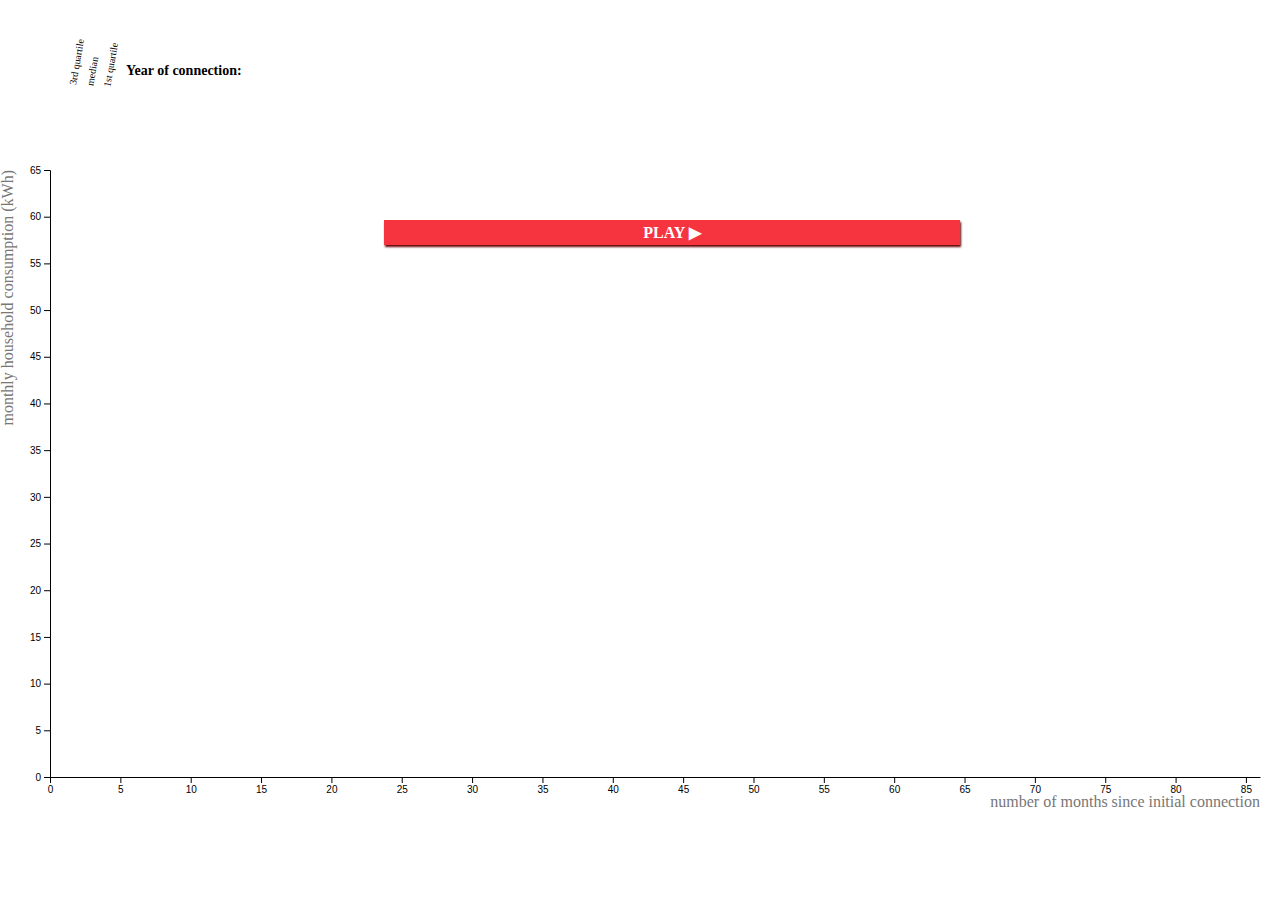
<file: index.html>
<!DOCTYPE html>
<html>
<head>
<meta http-equiv="content-type" content="text/html; charset=UTF-8"><meta charset="utf-8">

<script src="js/d3.v5.js"></script>

<link rel="stylesheet" type="text/css" href="css/style.css" />
<link rel="stylesheet" type="text/css" href="https://www.rockefellerfoundation.org/app/themes/rockefeller/assets/dist/css/all.min-1bb36aef.css" />

<script src="js/chart.js"></script>

<style>
line.benchmarkline {stroke: 1px solid black; stroke-dasharray:2}

path.medianLine {stroke: 1px solid black; fill: none;}

path.qLine {stroke: 1px solid #555; fill: none; stroke-dasharray:1}
</style>


</head>
<body>



<!-- 
=======================
embed this HTML from here....
======================= 
-->

	<div id ="chart" style="width: 100%; height: 800px; padding-top: 0px;">	
		
	</div>


	<div id = "clickOverlay" style="
		position: absolute;
    width: 40%; height: auto;
    background-color: #F6343F;
    box-shadow: 1px 2px 2px rgb(100,0,0);
   	

    color: #fff;
    text-align: center;
    top: 220px;
    padding: 0.2em 2.5%;
    margin: 0px 30%;
    cursor: pointer;
    font-size: 16px;
    font-weight: 800; ">
		PLAY ▶
	</div>




</body></html>
</file>
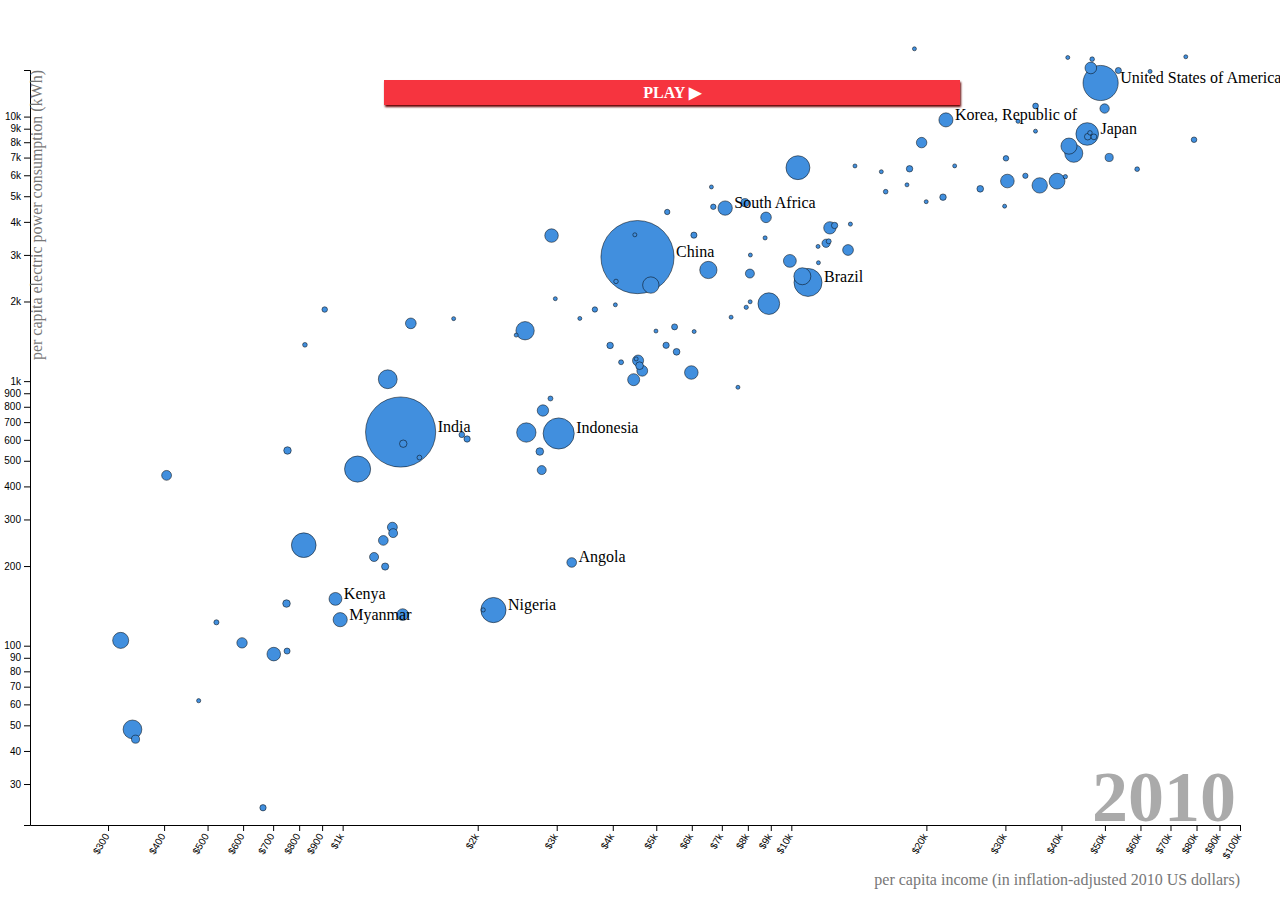
<file: bubblechart.html>
<!DOCTYPE html>
<html>
<head>
<meta http-equiv="content-type" content="text/html; charset=UTF-8"><meta charset="utf-8">

<script src="js/d3.v5.js"></script>

<link rel="stylesheet" type="text/css" href="css/style.css" />
<link rel="stylesheet" type="text/css" href="https://www.rockefellerfoundation.org/app/themes/rockefeller/assets/dist/css/all.min-1bb36aef.css" />

<script src="js/bubblechart.js"></script>

<style>
	body { font-size: 11px; }
	g.nationGroup circle { stroke: #000; stroke-width: 0.5px; }
</style>


</head>
<body>


<div id ="bubbleChart" style="height: 500px; ">	</div>

<div id = "clickOverlay" style="
		position: absolute;
    width: 40%; height: auto;
    background-color: #F6343F;
    box-shadow: 1px 2px 2px rgb(100,0,0);
   	

    color: #fff;
    text-align: center;
    top: 80px;
    padding: 0.2em 2.5%;
    margin: 0px 30%;
    cursor: pointer;
    font-size: 16px;
    font-weight: 800; ">
		PLAY ▶
	</div>




</body></html>
</file>
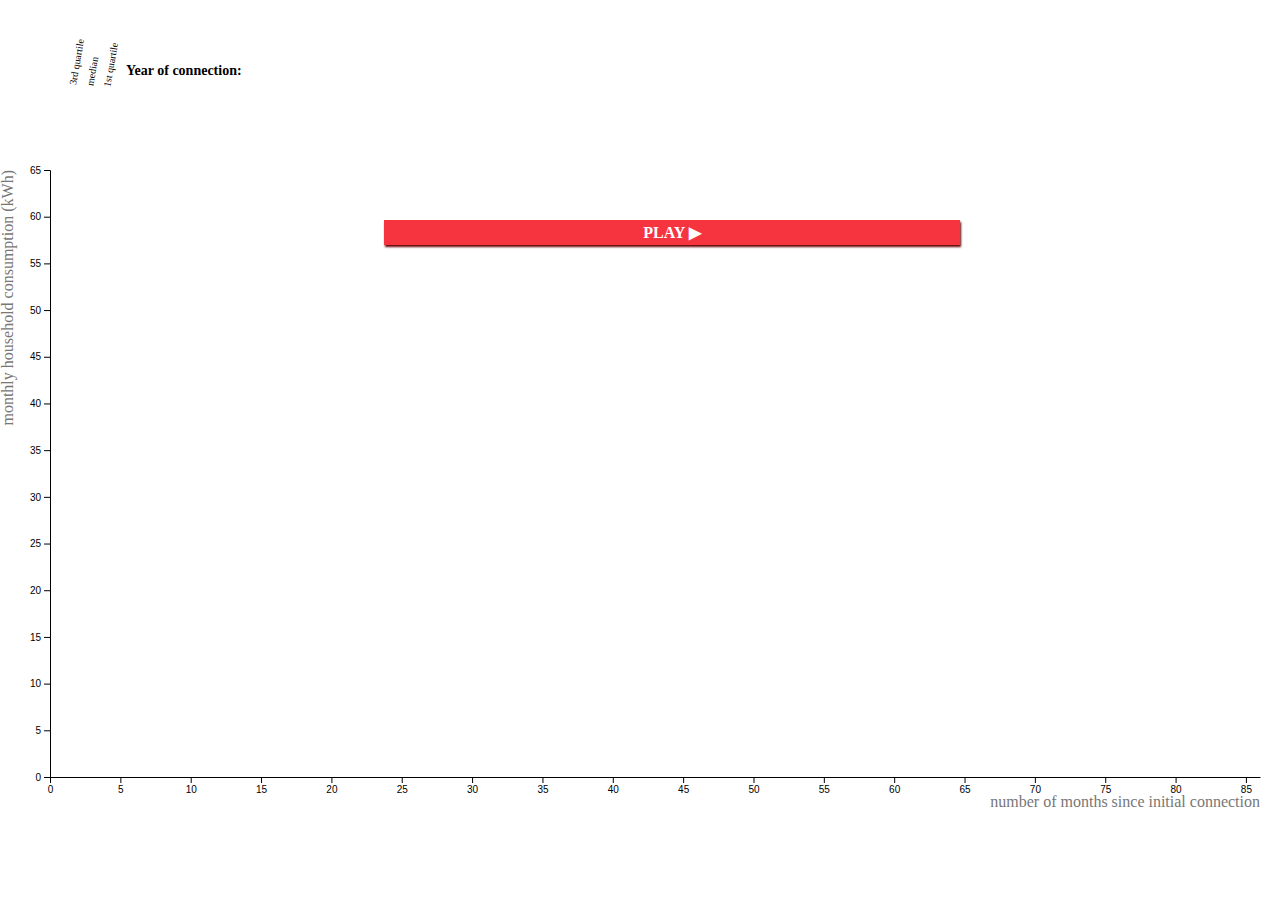
<file: fig7_alt1.html>
<!DOCTYPE html>
<html>
<head>
<meta http-equiv="content-type" content="text/html; charset=UTF-8"><meta charset="utf-8">

<script src="js/d3.v5.js"></script>

<link rel="stylesheet" type="text/css" href="css/style.css" />
<link rel="stylesheet" type="text/css" href="https://www.rockefellerfoundation.org/app/themes/rockefeller/assets/dist/css/all.min-1bb36aef.css" />

<script src="js/chart1.js"></script>

<style>
line.benchmarkline {stroke: 1px solid black; stroke-dasharray:2}

path.medianLine {stroke: 1px solid black; fill: none;}

path.qLine {stroke: 1px solid #555; fill: none; stroke-dasharray:1}
</style>


</head>
<body>



<!-- 
=======================
embed this HTML from here....
======================= 
-->

	<div id ="chart" style="width: 100%; height: 800px; padding-top: 0px;">	
		
	</div>


	<div id = "clickOverlay" style="
		position: absolute;
    width: 40%; height: auto;
    background-color: #F6343F;
    box-shadow: 1px 2px 2px rgb(100,0,0);
   	

    color: #fff;
    text-align: center;
    top: 220px;
    padding: 0.2em 2.5%;
    margin: 0px 30%;
    cursor: pointer;
    font-size: 16px;
    font-weight: 800; ">
		PLAY ▶
	</div>




</body></html>
</file>
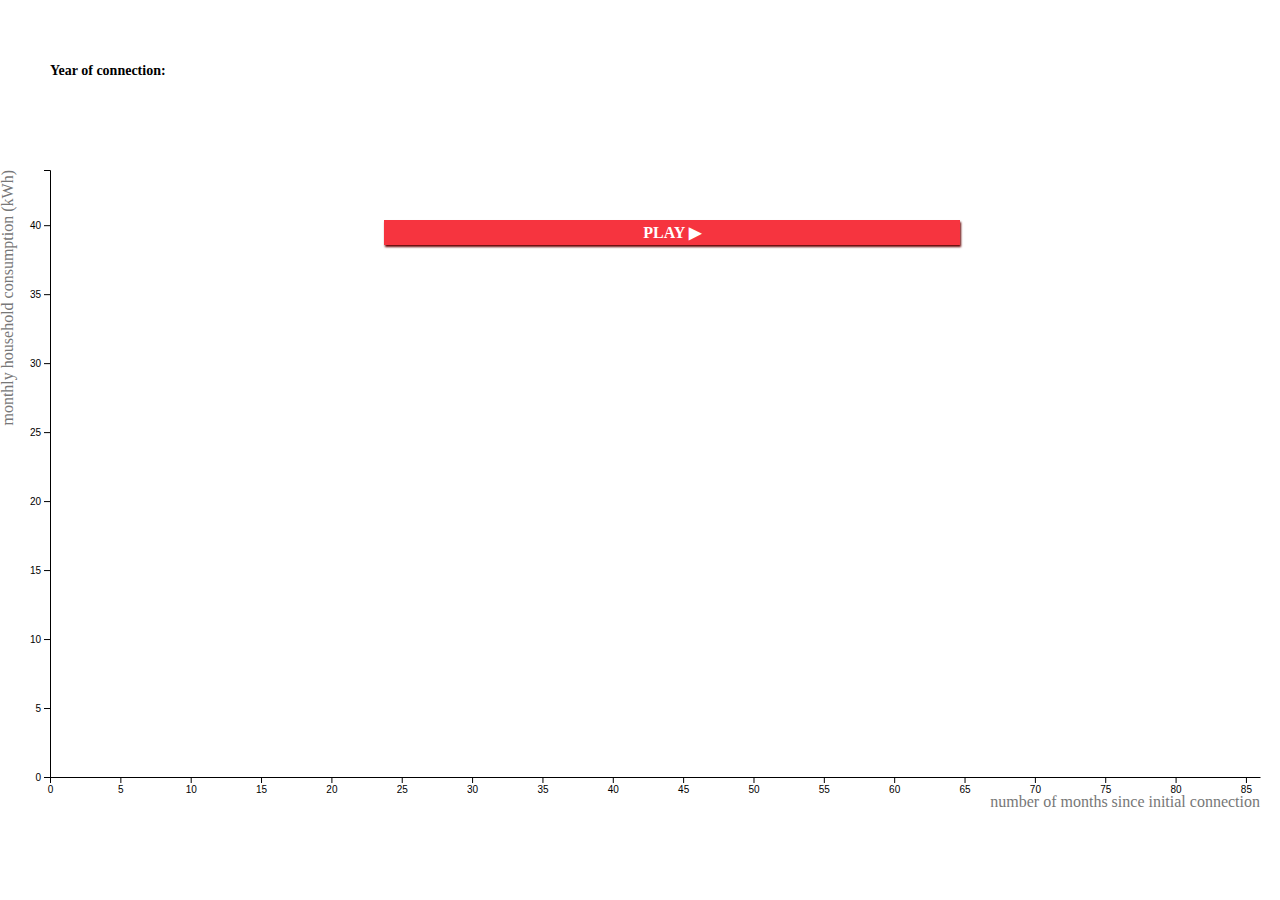
<file: fig7_alt2.html>
<!DOCTYPE html>
<html>
<head>
<meta http-equiv="content-type" content="text/html; charset=UTF-8"><meta charset="utf-8">

<script src="js/d3.v5.js"></script>

<link rel="stylesheet" type="text/css" href="css/style.css" />
<link rel="stylesheet" type="text/css" href="https://www.rockefellerfoundation.org/app/themes/rockefeller/assets/dist/css/all.min-1bb36aef.css" />

<script src="js/chart2.js"></script>

<style>
line.benchmarkline {stroke: 1px solid black; stroke-dasharray:2}

path.medianLine {stroke: 1px solid black; fill: none;}

path.qLine {stroke: 1px solid #555; fill: none; stroke-dasharray:1}
</style>


</head>
<body>



<!-- 
=======================
embed this HTML from here....
======================= 
-->

	<div id ="chart" style="width: 100%; height: 800px; padding-top: 0px;">	
		
	</div>


	<div id = "clickOverlay" style="
		position: absolute;
    width: 40%; height: auto;
    background-color: #F6343F;
    box-shadow: 1px 2px 2px rgb(100,0,0);
   	

    color: #fff;
    text-align: center;
    top: 220px;
    padding: 0.2em 2.5%;
    margin: 0px 30%;
    cursor: pointer;
    font-size: 16px;
    font-weight: 800; ">
		PLAY ▶
	</div>




</body></html>
</file>
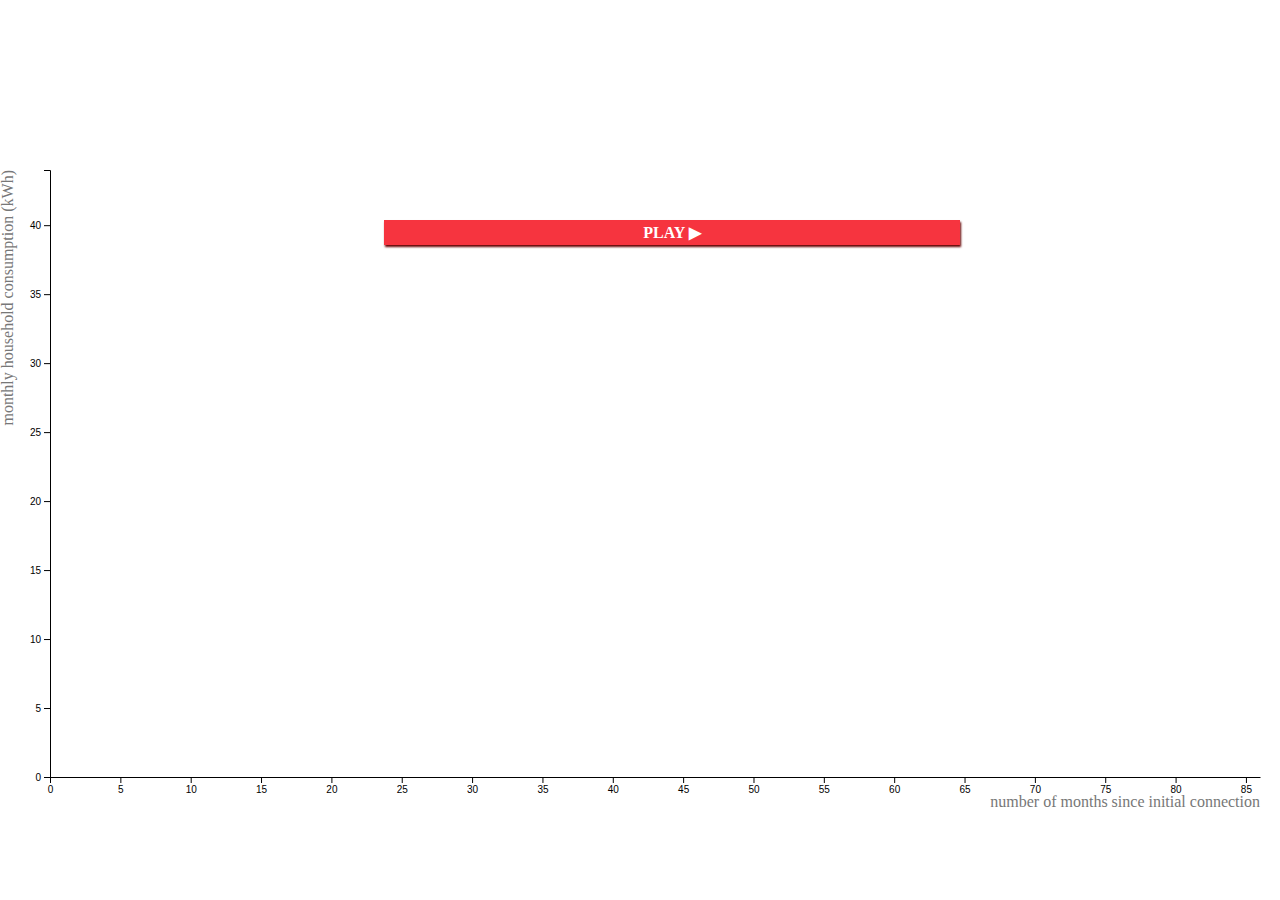
<file: fig7_alt3.html>
<!DOCTYPE html>
<html>
<head>
<meta http-equiv="content-type" content="text/html; charset=UTF-8"><meta charset="utf-8">

<script src="js/d3.v5.js"></script>

<link rel="stylesheet" type="text/css" href="css/style.css" />
<link rel="stylesheet" type="text/css" href="https://www.rockefellerfoundation.org/app/themes/rockefeller/assets/dist/css/all.min-1bb36aef.css" />

<script src="js/chart3.js"></script>

<style>
line.benchmarkline {stroke: 1px solid black; stroke-dasharray:2}

path.medianLine {stroke: 1px solid black; fill: none;}

path.qLine {stroke: 1px solid #555; fill: none; stroke-dasharray:1}
</style>


</head>
<body>



<!-- 
=======================
embed this HTML from here....
======================= 
-->

	<div id ="chart" style="width: 100%; height: 800px; padding-top: 0px;">	
		
	</div>


	<div id = "clickOverlay" style="
		position: absolute;
    width: 40%; height: auto;
    background-color: #F6343F;
    box-shadow: 1px 2px 2px rgb(100,0,0);
   	

    color: #fff;
    text-align: center;
    top: 220px;
    padding: 0.2em 2.5%;
    margin: 0px 30%;
    cursor: pointer;
    font-size: 16px;
    font-weight: 800; ">
		PLAY ▶
	</div>




</body></html>
</file>
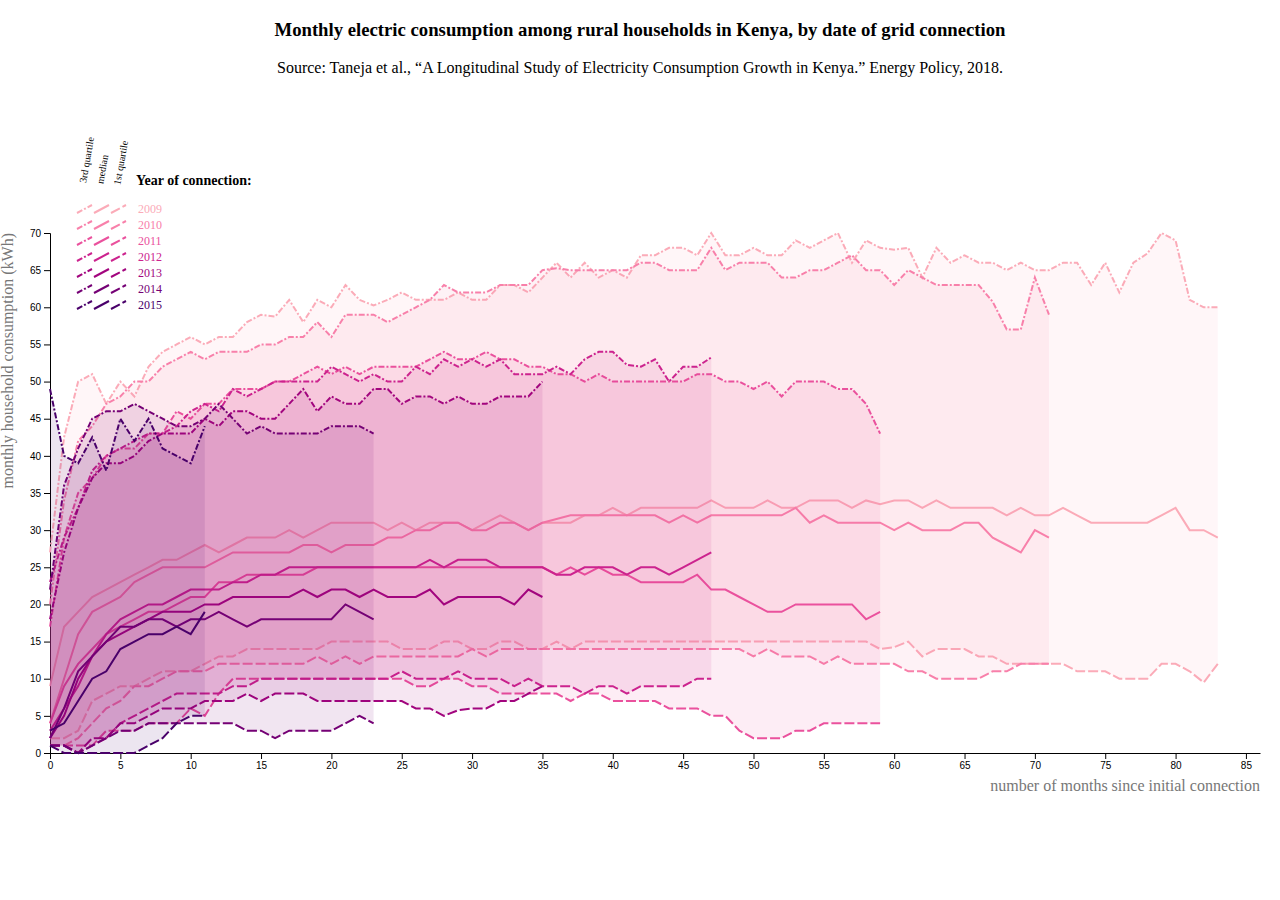
<file: fig7_static.html>
<!DOCTYPE html>
<html>
<head>
<meta http-equiv="content-type" content="text/html; charset=UTF-8"><meta charset="utf-8">

<script src="js/d3.v5.js"></script>

<link rel="stylesheet" type="text/css" href="css/style.css" />

<script src="js/chart_static.js"></script>

<style>
line.benchmarkline {stroke: 1px solid black; stroke-dasharray:2}

path.medianLine {stroke: 1px solid black; fill: none;}

path.qLine {stroke: 1px solid #555; fill: none; stroke-dasharray:1}
</style>


</head>
<body>


	
	<h3 style="text-align: center;">Monthly electric consumption among rural households in Kenya, by date of grid connection</h3>
	<p style="text-align: center;">Source: Taneja et al.,  “A Longitudinal Study of Electricity Consumption Growth in Kenya.” Energy Policy, 2018.</p>


	<div id ="chart" style="height: 500px;">	
		
	</div>

	

</body></html>
</file>
<file: css/style.css>
/*
==== 
placeholder styling
====
*/
body, svg {
  font-family: "CalibreWeb-Regular" sans-serif;
  margin: 10px auto;
  font-size: 16px;
}

h2.sectionTitle {text-align: center;}

text.background  { visibility: hidden ; }
text.highlighted { visibility: visible; }

g.nationGroup {cursor: pointer;}

div#chart, div#bubbleChart {
	width: 100%;
  top: 0; min-height: 10em;
  z-index: 0;
  padding-top: 10px; padding-bottom: 10px;
  /*border: 1px solid red; */ /* for debugging purposes only */
}

div#chart svg {  z-index: 0; }
#animatedMapContainer{ padding-bottom: 4em; }

path.q1Line {fill: none; stroke-dasharray: 10,3;}
path.q3Line {fill: none; stroke-dasharray: 6,2,2,2;}


text#legendYear {font-size: 72px; fill: #aaa; font-weight: 800;}

.axislabel {
  fill: #777; font: 12px;
}

.keygroup {display: none; }
.keygroup.visible {display: block; cursor: pointer; font-size: 12px; }

.year.label, .legendlabel {
  font: 600 14px "CalibreWeb-Regular";
}

.year.label { font-size: 13px; }

.smalllegendlabel {
  font: 400 10px "CalibreWeb-Regular"; 
}

g.active .keygroup text { font-size: 14px; }
g.active .keygroup path.medianLine { stroke-width: 2.5px;  }

path.medianLine { fill: none; stroke-width: 2px;}

path.hidden {opacity: 0;}

g.active path.medianLine { stroke-width: 3px; }

path.q1Line, path.q3Line { stroke-width: 2px; }

g.active path.quartileArea { fill-opacity: 0.3; }

path.quartileArea.visible {fill-opacity: 0.1;}

g.active path.q1Line, g.active path.q3Line { stroke-width: 3px; }


@media only screen and (max-width: 600px) {
  svg {
    font-size: 11px;
  }
  g.tick {font-size: 9px;}
}
</file>
